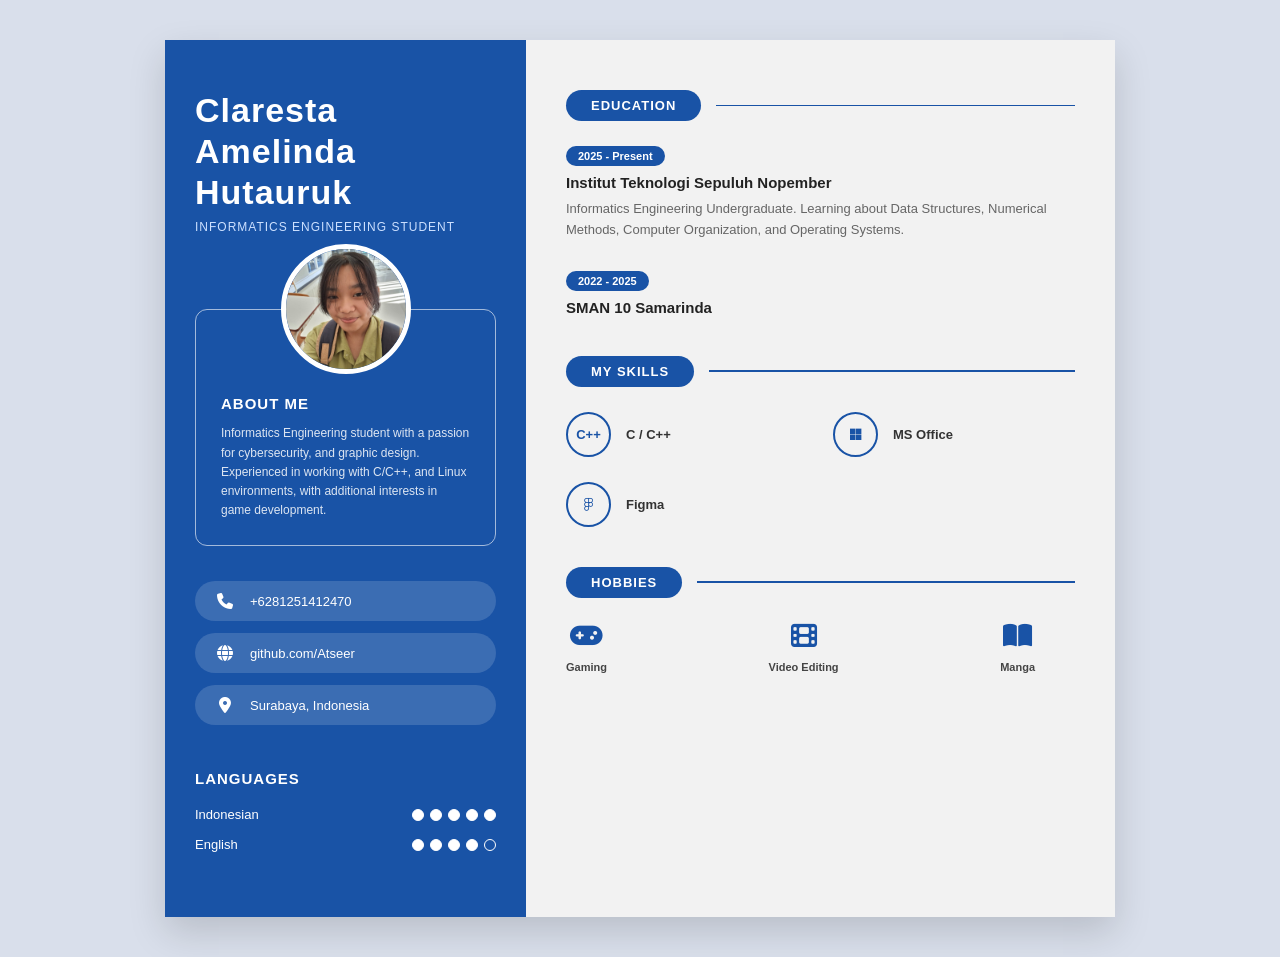
<file: index.html>
<!DOCTYPE html>
<html lang="id">
<head>
    <meta charset="UTF-8">
    <meta name="viewport" content="width=device-width, initial-scale=1.0">
    <title>Curriculum Vitae - Claresta</title>
    <link rel="stylesheet" href="style.css">
    <link rel="stylesheet" href="https://cdnjs.cloudflare.com/ajax/libs/font-awesome/6.4.0/css/all.min.css">
</head>
<body>
    <div class="resume-wrapper">
        <div class="left-panel">
            <div class="header-name">
                <h1><span>Claresta<br>Amelinda Hutauruk</span></h1>
                <h2>INFORMATICS ENGINEERING STUDENT</h2>
            </div>

            <div class="profile-section">
                <div class="profile-img-container">
                    <img src="gambar1.jpeg" alt="Profile Picture">
                </div>
                <div class="about-box">
                    <h3>ABOUT ME</h3>
                    <p>Informatics Engineering student with a passion for cybersecurity, and graphic design. Experienced in working with C/C++, and Linux environments, with additional interests in game development.</p>
                </div>
            </div>

            <div class="contact-info">
                <div class="contact-item"><i class="fas fa-phone"></i> <span>+6281251412470</span></div>
                <div class="contact-item"><i class="fas fa-globe"></i> <span>github.com/Atseer</span></div>
                <div class="contact-item"><i class="fas fa-map-marker-alt"></i> <span>Surabaya, Indonesia</span></div>
            </div>

            <div class="languages">
                <h3>LANGUAGES</h3>
                <div class="lang-item">
                    <span>Indonesian</span>
                    <div class="dots">
                        <span class="dot filled"></span><span class="dot filled"></span><span class="dot filled"></span><span class="dot filled"></span><span class="dot filled"></span>
                    </div>
                </div>
                <div class="lang-item">
                    <span>English</span>
                    <div class="dots">
                        <span class="dot filled"></span><span class="dot filled"></span><span class="dot filled"></span><span class="dot filled"></span><span class="dot"></span>
                    </div>
                </div>
            </div>
        </div>

        <div class="right-panel">
            <div class="section">
                <div class="section-title"><span>EDUCATION</span></div>
                <div class="timeline">
                    <div class="timeline-item">
                        <div class="time-badge">2025 - Present</div>
                        <h4>Institut Teknologi Sepuluh Nopember</h4>
                        <p>Informatics Engineering Undergraduate. Learning about Data Structures, Numerical Methods, Computer Organization, and Operating Systems.</p>
                    </div>
                    <div class="timeline-item">
                        <div class="time-badge">2022 - 2025</div>
                        <h4>SMAN 10 Samarinda</h4>
                    </div>
                </div>
            </div>

            <div class="section">
                <div class="section-title"><span>MY SKILLS</span></div>
                <div class="skills-grid">
                    <div class="skill-item"><div class="skill-icon">C++</div> <span>C / C++</span></div>
                    <div class="skill-item"><div class="skill-icon"><i class="fab fa-microsoft"></i></div> <span>MS Office</span></div>
                    <div class="skill-item"><div class="skill-icon"><i class="fab fa-figma"></i></div> <span>Figma</span></div>
                </div>
            </div>

            <div class="section">
                <div class="section-title"><span>HOBBIES</span></div>
                <div class="hobbies-grid">
                    <div class="hobby-item"><i class="fas fa-gamepad"></i><span>Gaming</span></div>
                    <div class="hobby-item"><i class="fas fa-film"></i><span>Video Editing</span></div>
                    <div class="hobby-item"><i class="fas fa-book-open"></i><span>Manga</span></div>
                </div>
            </div>
        </div>
    </div>
</body>
</html>
</file>
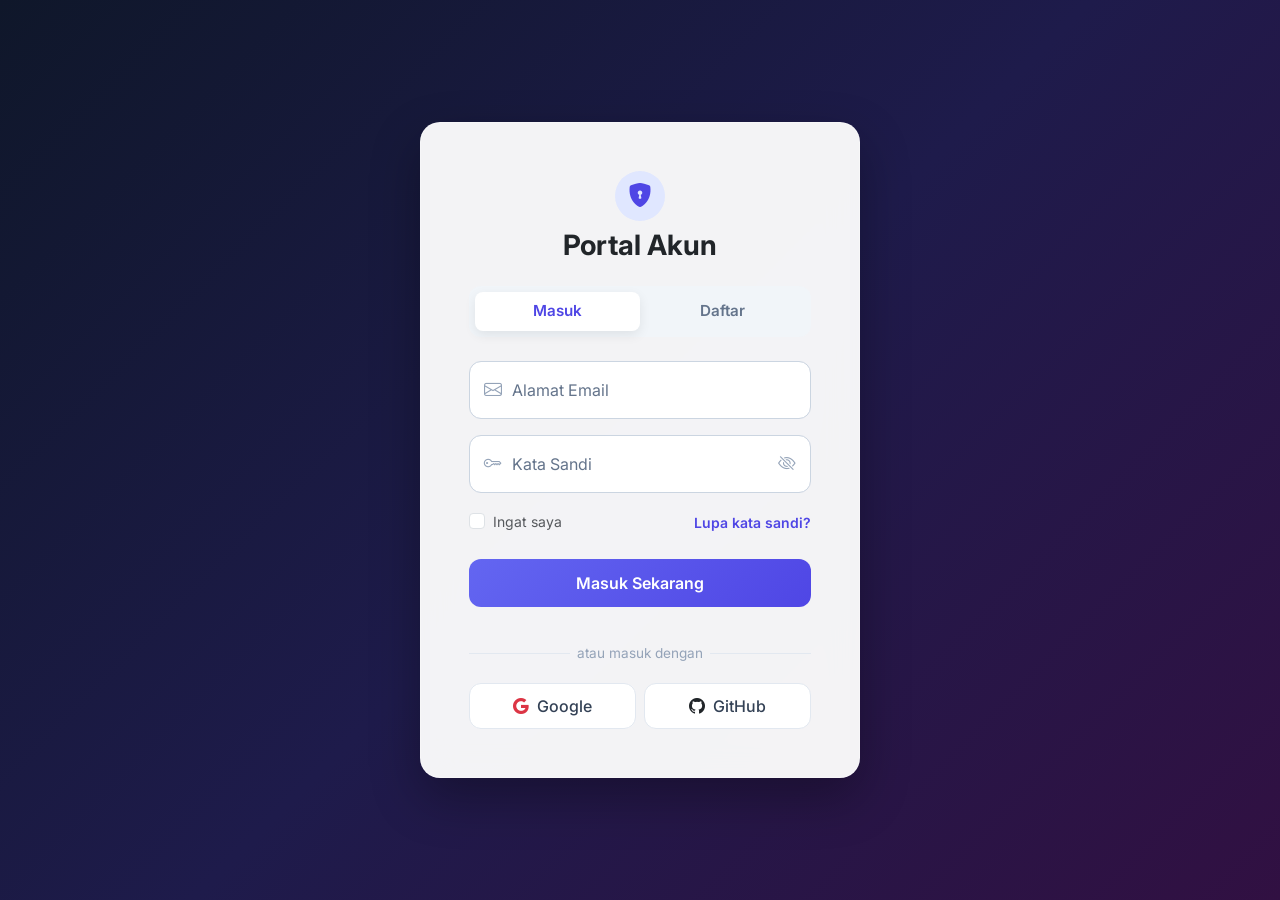
<file: bootstrap/index.html>
<!DOCTYPE html>
<html lang="id">
<head>
  <meta charset="UTF-8">
  <meta name="viewport" content="width=device-width, initial-scale=1.0">
  <title>Portal Akun Modern</title>
  
  <!-- Library Eksternal (Bootstrap CSS & Icons) -->
  <link href="https://cdn.jsdelivr.net/npm/bootstrap@5.3.3/dist/css/bootstrap.min.css" rel="stylesheet">
  <link href="https://cdn.jsdelivr.net/npm/bootstrap-icons@1.11.3/font/bootstrap-icons.min.css" rel="stylesheet">
  <!-- Google Fonts: Inter -->
  <link href="https://fonts.googleapis.com/css2?family=Inter:wght@400;500;600;700&display=swap" rel="stylesheet">

  <!-- File CSS Kustom -->
  <link rel="stylesheet" href="style.css">
</head>
<body>

  <div class="container d-flex justify-content-center align-items-center">
    <div class="card auth-card p-4 p-sm-5">
      
      <!-- Logo & Header -->
      <div class="text-center mb-4">
        <div class="brand-icon mb-2">
          <i class="bi bi-shield-lock-fill"></i>
        </div>
        <h3 class="fw-bold text-dark m-0">Portal Akun</h3>
      </div>

      <!-- Tab Switcher Navigasi -->
      <ul class="nav nav-pills nav-justified mb-4" id="pills-tab" role="tablist">
        <li class="nav-item" role="presentation">
          <button class="nav-link active" id="pills-login-tab" data-bs-toggle="pill" data-bs-target="#pills-login" type="button" role="tab">Masuk</button>
        </li>
        <li class="nav-item" role="presentation">
          <button class="nav-link" id="pills-register-tab" data-bs-toggle="pill" data-bs-target="#pills-register" type="button" role="tab">Daftar</button>
        </li>
      </ul>

      <!-- Konten Tab -->
      <div class="tab-content" id="pills-tabContent">
        
        <!-- TAB LOGIN -->
        <div class="tab-pane fade show active" id="pills-login" role="tabpanel">
          <form id="loginForm" action="dashboard.html" method="GET">
            <!-- Email -->
            <div class="form-floating mb-3 position-relative">
              <i class="bi bi-envelope input-icon"></i>
              <input type="email" class="form-control" id="loginEmail" placeholder="nama@email.com" required>
              <label for="loginEmail">Alamat Email</label>
            </div>

            <!-- Password -->
            <div class="form-floating mb-3 position-relative">
              <i class="bi bi-key input-icon"></i>
              <input type="password" class="form-control" id="loginPassword" placeholder="Kata Sandi" required>
              <label for="loginPassword">Kata Sandi</label>
              <i class="bi bi-eye-slash toggle-password" data-target="loginPassword"></i>
            </div>

            <div class="d-flex justify-content-between align-items-center mb-4">
              <div class="form-check">
                <input class="form-check-input" type="checkbox" id="rememberMe">
                <label class="form-check-label text-muted small" for="rememberMe">Ingat saya</label>
              </div>
              <a href="#" class="text-decoration-none small fw-semibold link-purple">Lupa kata sandi?</a>
            </div>

            <button type="submit" class="btn btn-gradient w-100 mb-3">Masuk Sekarang</button>
          </form>

          <div class="divider">atau masuk dengan</div>

          <!-- Tombol Login Sosial Media -->
          <div class="row g-2">
            <div class="col-6">
              <button type="button" class="btn btn-social w-100 d-flex align-items-center justify-content-center gap-2">
                <i class="bi bi-google text-danger"></i> Google
              </button>
            </div>
            <div class="col-6">
              <button type="button" class="btn btn-social w-100 d-flex align-items-center justify-content-center gap-2">
                <i class="bi bi-github text-dark"></i> GitHub
              </button>
            </div>
          </div>
        </div>

        <!-- TAB REGISTER -->
        <div class="tab-pane fade" id="pills-register" role="tabpanel">
          <form id="registerForm" action="dashboard.html" method="GET">
            <!-- Nama Lengkap -->
            <div class="form-floating mb-3 position-relative">
              <i class="bi bi-person input-icon"></i>
              <input type="text" class="form-control" id="registerName" placeholder="Nama Lengkap" required>
              <label for="registerName">Nama Lengkap</label>
            </div>

            <!-- Email -->
            <div class="form-floating mb-3 position-relative">
              <i class="bi bi-envelope input-icon"></i>
              <input type="email" class="form-control" id="registerEmail" placeholder="nama@email.com" required>
              <label for="registerEmail">Alamat Email</label>
            </div>

            <!-- Password -->
            <div class="form-floating mb-3 position-relative">
              <i class="bi bi-key input-icon"></i>
              <input type="password" class="form-control" id="registerPassword" placeholder="Kata Sandi" required>
              <label for="registerPassword">Kata Sandi</label>
              <i class="bi bi-eye-slash toggle-password" data-target="registerPassword"></i>
            </div>

            <!-- Konfirmasi Password -->
            <div class="form-floating mb-3 position-relative">
              <i class="bi bi-check2-circle input-icon"></i>
              <input type="password" class="form-control" id="confirmPassword" placeholder="Konfirmasi Kata Sandi" required>
              <label for="confirmPassword">Konfirmasi Kata Sandi</label>
            </div>

            <div class="form-check mb-4">
              <input class="form-check-input" type="checkbox" id="termsCheck" required>
              <label class="form-check-label text-muted small" for="termsCheck">
                Saya setuju dengan <a href="#" class="text-decoration-none fw-semibold link-purple">Syarat & Ketentuan</a>
              </label>
            </div>

            <button type="submit" class="btn btn-gradient w-100">Buat Akun Baru</button>
          </form>
        </div>

      </div>
    </div>
  </div>

  <!-- Library JS Bootstrap -->
  <script src="https://cdn.jsdelivr.net/npm/bootstrap@5.3.3/dist/js/bootstrap.bundle.min.js"></script>
  <!-- File JS Kustom -->
  <script src="script.js"></script>
</body>
</html>
</file>
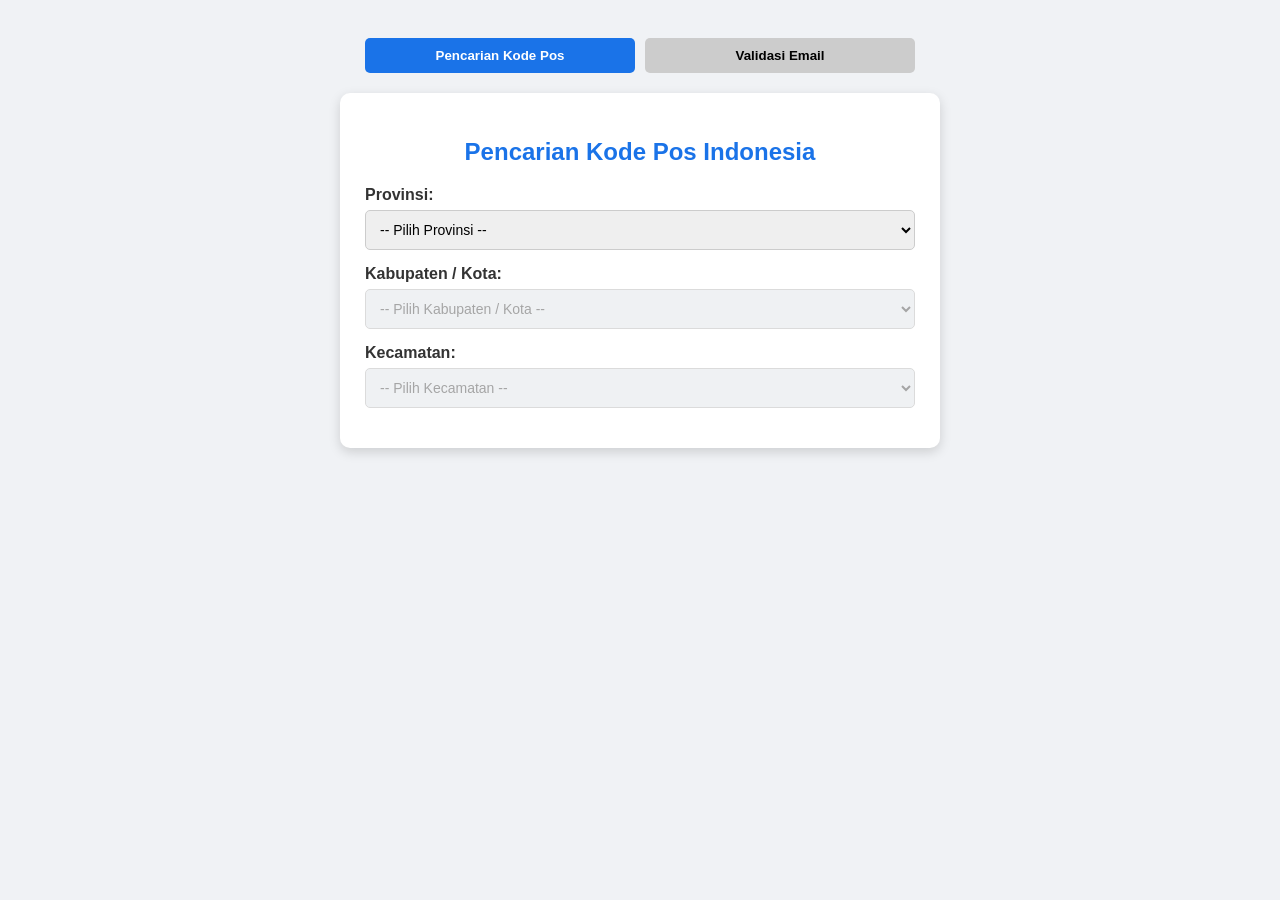
<file: Latihan-js/index.html>
<!DOCTYPE html>
<html lang="id">
<head>
    <meta charset="UTF-8">
    <meta name="viewport" content="width=device-width, initial-scale=1.0">
    <title>Aplikasi Web Multi-Halaman</title> 
    <link rel="stylesheet" href="style.css">
</head>
<body> 
    <div class="nav-tabs">
        <button class="tab-btn active" onclick="switchTab('kodePosTab')">Pencarian Kode Pos</button>
        <button class="tab-btn" onclick="switchTab('emailTab')">Validasi Email</button>
    </div>
 
    <div id="kodePosTab" class="tab-content active">
        <div class="card">
            <h2>Pencarian Kode Pos Indonesia</h2>
            
            <div class="form-group">
                <label for="provinsi">Provinsi:</label>
                <select id="provinsi">
                    <option value="">-- Pilih Provinsi --</option>
                </select>
            </div>

            <div class="form-group">
                <label for="kabupaten">Kabupaten / Kota:</label>
                <select id="kabupaten" disabled>
                    <option value="">-- Pilih Kabupaten / Kota --</option>
                </select>
            </div>

            <div class="form-group">
                <label for="kecamatan">Kecamatan:</label>
                <select id="kecamatan" disabled>
                    <option value="">-- Pilih Kecamatan --</option>
                </select>
            </div>

            <div id="resultBox" class="info-box" style="display: none;">
                <h4>Informasi Daerah & Kode Pos</h4>
                <p><strong>Provinsi:</strong> <span id="outProvinsi">-</span></p>
                <p><strong>Kabupaten/Kota:</strong> <span id="outKabupaten">-</span></p>
                <p><strong>Kecamatan:</strong> <span id="outKecamatan">-</span></p>
                <p><strong>Kode Pos:</strong> <span id="outKodePos">-</span></p>
            </div>
        </div>
    </div>
 
    <div id="emailTab" class="tab-content" style="display: none;">
        <div class="card">
            <h2>Email Validation Form</h2>
            <div class="form-group">
                <label for="emailInput">Enter your email:</label>
                <input type="email" id="emailInput" placeholder="example@domain.com">
            </div>
            <button id="submitEmail" class="btn-submit">Submit</button>
            <p id="emailResult" style="margin-top: 15px; font-weight: bold;"></p>
        </div>
    </div>
 
    <script src="script.js"></script>
</body>
</html>
</file>
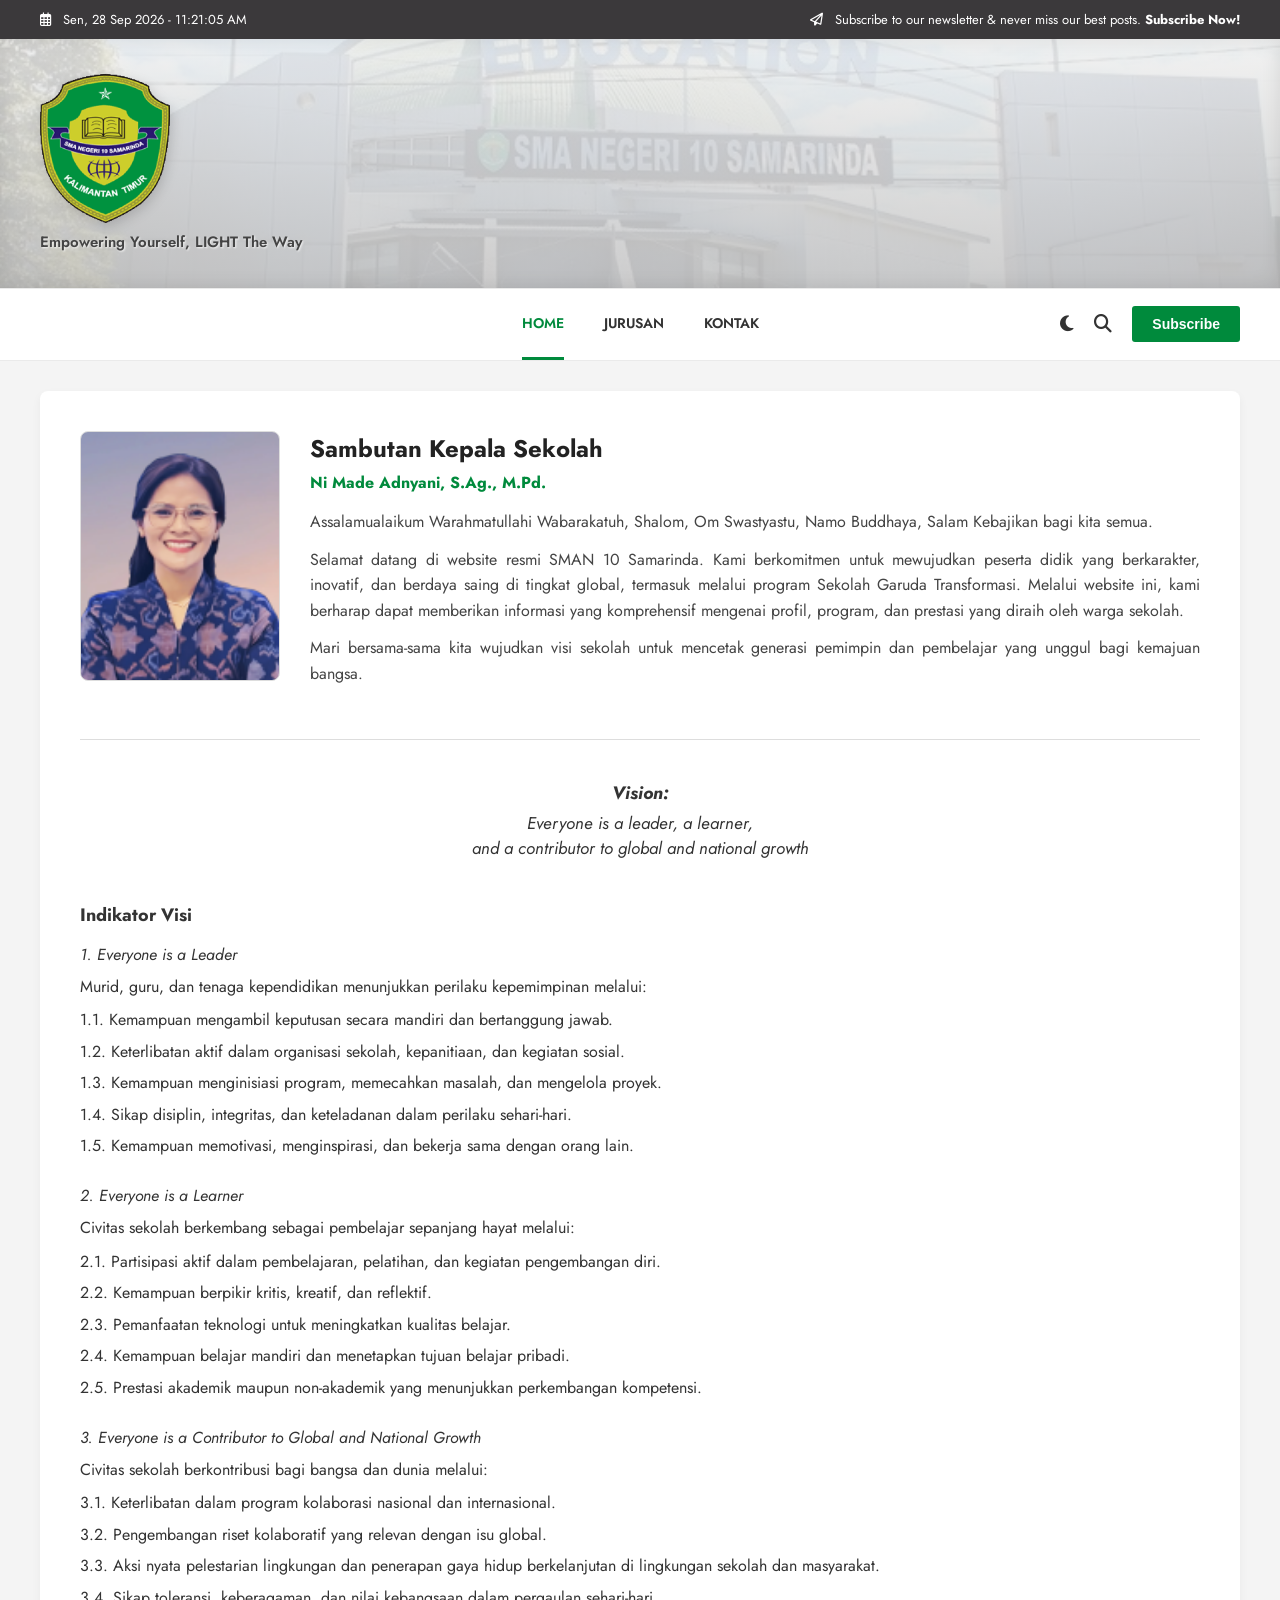
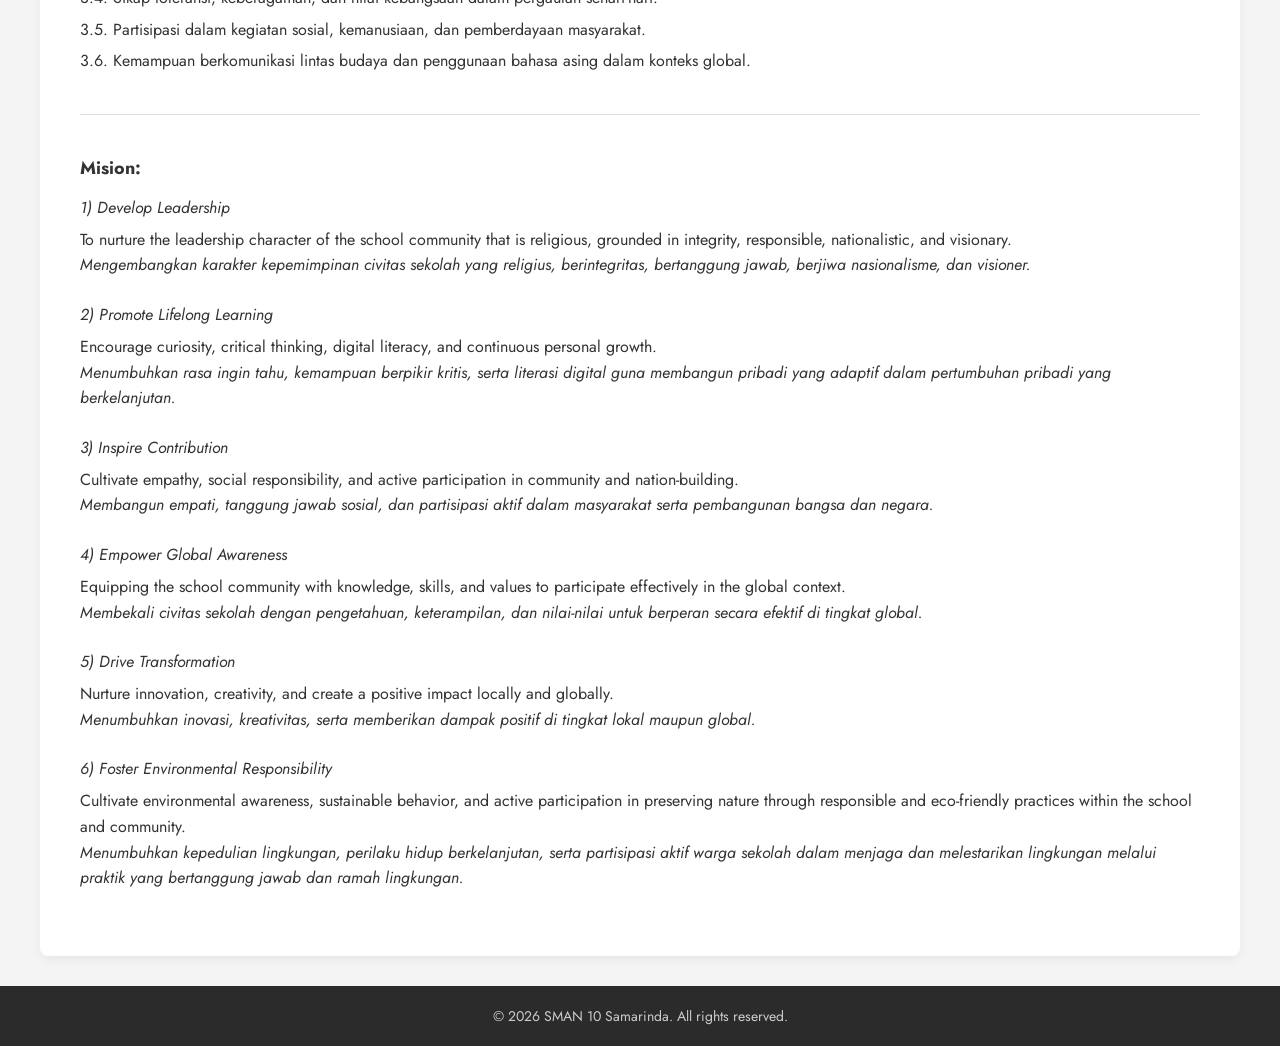
<file: PortoSekolah/index.html>
<!DOCTYPE html>
<html lang="id">
<head>
    <meta charset="UTF-8">
    <title>Beranda - SMAN 10 Samarinda</title>
    <link rel="stylesheet" href="style.css">
    <link rel="stylesheet" href="https://cdnjs.cloudflare.com/ajax/libs/font-awesome/6.4.0/css/all.min.css">
</head>
<body>

    <div class="top-bar">
        <div class="container top-bar-content">
            <div class="top-left">
                <i class="far fa-calendar-alt"></i> Sen, 28 Sep 2026 - 11:21:05 AM
            </div>
            <div class="top-right">
                <i class="far fa-paper-plane"></i> Subscribe to our newsletter & never miss our best posts. 
                <span class="subscribe-text">Subscribe Now!</span>
            </div>
        </div>
    </div>

    <header class="header-middle">
        <div class="container">
            <div class="logo-area">
                <img src="img/logo.png" alt="Logo SMAN 10 Samarinda" class="logo">
                <p class="tagline">Empowering Yourself, LIGHT The Way</p>
            </div>
        </div>
    </header>

    <nav class="main-nav">
        <div class="container nav-content">
            <ul class="nav-links">
                <li><a href="index.html" class="active">Home</a></li>
                <li><a href="jurusan.html">Jurusan</a></li>
                <li><a href="kontak.html">Kontak</a></li>
            </ul>
            <div class="nav-actions">
                <i class="fas fa-moon"></i>
                <i class="fas fa-search"></i>
                <button class="btn-subscribe">Subscribe</button>
            </div>
        </div>
    </nav>

    <section class="container main-content">
        
        <!-- BAGIAN SAMBUTAN KEPALA SEKOLAH -->
        <div class="kepsek-section">
            <div class="kepsek-photo">
                <span>[Tempat Foto Kepala Sekolah]</span>
                <!-- Nanti ganti 'kepsek.jpg' dengan nama file foto asli kalau ada -->
                <img src="img/kepsek.png" alt="Foto Kepala Sekolah" onerror="this.style.display='none'">
            </div>
            <div class="kepsek-content">
                <h2>Sambutan Kepala Sekolah</h2>
                <h4>Ni Made Adnyani, S.Ag., M.Pd.</h4>
                <p>Assalamualaikum Warahmatullahi Wabarakatuh, Shalom, Om Swastyastu, Namo Buddhaya, Salam Kebajikan bagi kita semua.</p>
                <p>Selamat datang di website resmi SMAN 10 Samarinda. Kami berkomitmen untuk mewujudkan peserta didik yang berkarakter, inovatif, dan berdaya saing di tingkat global, termasuk melalui program Sekolah Garuda Transformasi. Melalui website ini, kami berharap dapat memberikan informasi yang komprehensif mengenai profil, program, dan prestasi yang diraih oleh warga sekolah.</p>
                <p>Mari bersama-sama kita wujudkan visi sekolah untuk mencetak generasi pemimpin dan pembelajar yang unggul bagi kemajuan bangsa.</p>
            </div>
        </div>

        <hr style="border: 0; border-top: 1px solid #ddd; margin: 40px 0;">

        <!-- BAGIAN VISI -->
        <div class="vision-container">
            <div class="vision-title">Vision:</div>
            <div class="vision-text">
                Everyone is a leader, a learner,<br>
                and a contributor to global and national growth
            </div>
        </div>
        
        <div class="indicator-section">
            <h3>Indikator Visi</h3>
            
            <div class="indicator-item">
                <h4>1. Everyone is a Leader</h4>
                <p>Murid, guru, dan tenaga kependidikan menunjukkan perilaku kepemimpinan melalui:</p>
                <ul>
                    <li>1.1. Kemampuan mengambil keputusan secara mandiri dan bertanggung jawab.</li>
                    <li>1.2. Keterlibatan aktif dalam organisasi sekolah, kepanitiaan, dan kegiatan sosial.</li>
                    <li>1.3. Kemampuan menginisiasi program, memecahkan masalah, dan mengelola proyek.</li>
                    <li>1.4. Sikap disiplin, integritas, dan keteladanan dalam perilaku sehari-hari.</li>
                    <li>1.5. Kemampuan memotivasi, menginspirasi, dan bekerja sama dengan orang lain.</li>
                </ul>
            </div>

            <div class="indicator-item">
                <h4>2. Everyone is a Learner</h4>
                <p>Civitas sekolah berkembang sebagai pembelajar sepanjang hayat melalui:</p>
                <ul>
                    <li>2.1. Partisipasi aktif dalam pembelajaran, pelatihan, dan kegiatan pengembangan diri.</li>
                    <li>2.2. Kemampuan berpikir kritis, kreatif, dan reflektif.</li>
                    <li>2.3. Pemanfaatan teknologi untuk meningkatkan kualitas belajar.</li>
                    <li>2.4. Kemampuan belajar mandiri dan menetapkan tujuan belajar pribadi.</li>
                    <li>2.5. Prestasi akademik maupun non-akademik yang menunjukkan perkembangan kompetensi.</li>
                </ul>
            </div>

            <div class="indicator-item">
                <h4>3. Everyone is a Contributor to Global and National Growth</h4>
                <p>Civitas sekolah berkontribusi bagi bangsa dan dunia melalui:</p>
                <ul>
                    <li>3.1. Keterlibatan dalam program kolaborasi nasional dan internasional.</li>
                    <li>3.2. Pengembangan riset kolaboratif yang relevan dengan isu global.</li>
                    <li>3.3. Aksi nyata pelestarian lingkungan dan penerapan gaya hidup berkelanjutan di lingkungan sekolah dan masyarakat.</li>
                    <li>3.4. Sikap toleransi, keberagaman, dan nilai kebangsaan dalam pergaulan sehari-hari.</li>
                    <li>3.5. Partisipasi dalam kegiatan sosial, kemanusiaan, dan pemberdayaan masyarakat.</li>
                    <li>3.6. Kemampuan berkomunikasi lintas budaya dan penggunaan bahasa asing dalam konteks global.</li>
                </ul>
            </div>
        </div>

        <hr style="border: 0; border-top: 1px solid #ddd; margin: 40px 0;">

        <!-- BAGIAN MISI -->
        <div class="indicator-section">
            <h3>Mision:</h3>
            
            <div class="indicator-item">
                <h4>1) Develop Leadership</h4>
                <p>To nurture the leadership character of the school community that is religious, grounded in integrity, responsible, nationalistic, and visionary.<br>
                <em>Mengembangkan karakter kepemimpinan civitas sekolah yang religius, berintegritas, bertanggung jawab, berjiwa nasionalisme, dan visioner.</em></p>
            </div>
            
            <div class="indicator-item">
                <h4>2) Promote Lifelong Learning</h4>
                <p>Encourage curiosity, critical thinking, digital literacy, and continuous personal growth.<br>
                <em>Menumbuhkan rasa ingin tahu, kemampuan berpikir kritis, serta literasi digital guna membangun pribadi yang adaptif dalam pertumbuhan pribadi yang berkelanjutan.</em></p>
            </div>

            <div class="indicator-item">
                <h4>3) Inspire Contribution</h4>
                <p>Cultivate empathy, social responsibility, and active participation in community and nation-building.<br>
                <em>Membangun empati, tanggung jawab sosial, dan partisipasi aktif dalam masyarakat serta pembangunan bangsa dan negara.</em></p>
            </div>

            <div class="indicator-item">
                <h4>4) Empower Global Awareness</h4>
                <p>Equipping the school community with knowledge, skills, and values to participate effectively in the global context.<br>
                <em>Membekali civitas sekolah dengan pengetahuan, keterampilan, dan nilai-nilai untuk berperan secara efektif di tingkat global.</em></p>
            </div>

            <div class="indicator-item">
                <h4>5) Drive Transformation</h4>
                <p>Nurture innovation, creativity, and create a positive impact locally and globally.<br>
                <em>Menumbuhkan inovasi, kreativitas, serta memberikan dampak positif di tingkat lokal maupun global.</em></p>
            </div>

            <div class="indicator-item">
                <h4>6) Foster Environmental Responsibility</h4>
                <p>Cultivate environmental awareness, sustainable behavior, and active participation in preserving nature through responsible and eco-friendly practices within the school and community.<br>
                <em>Menumbuhkan kepedulian lingkungan, perilaku hidup berkelanjutan, serta partisipasi aktif warga sekolah dalam menjaga dan melestarikan lingkungan melalui praktik yang bertanggung jawab dan ramah lingkungan.</em></p>
            </div>
        </div>

    </section>

    <footer>
        <p>&copy; 2026 SMAN 10 Samarinda. All rights reserved.</p>
    </footer>

</body>
</html>
</file>
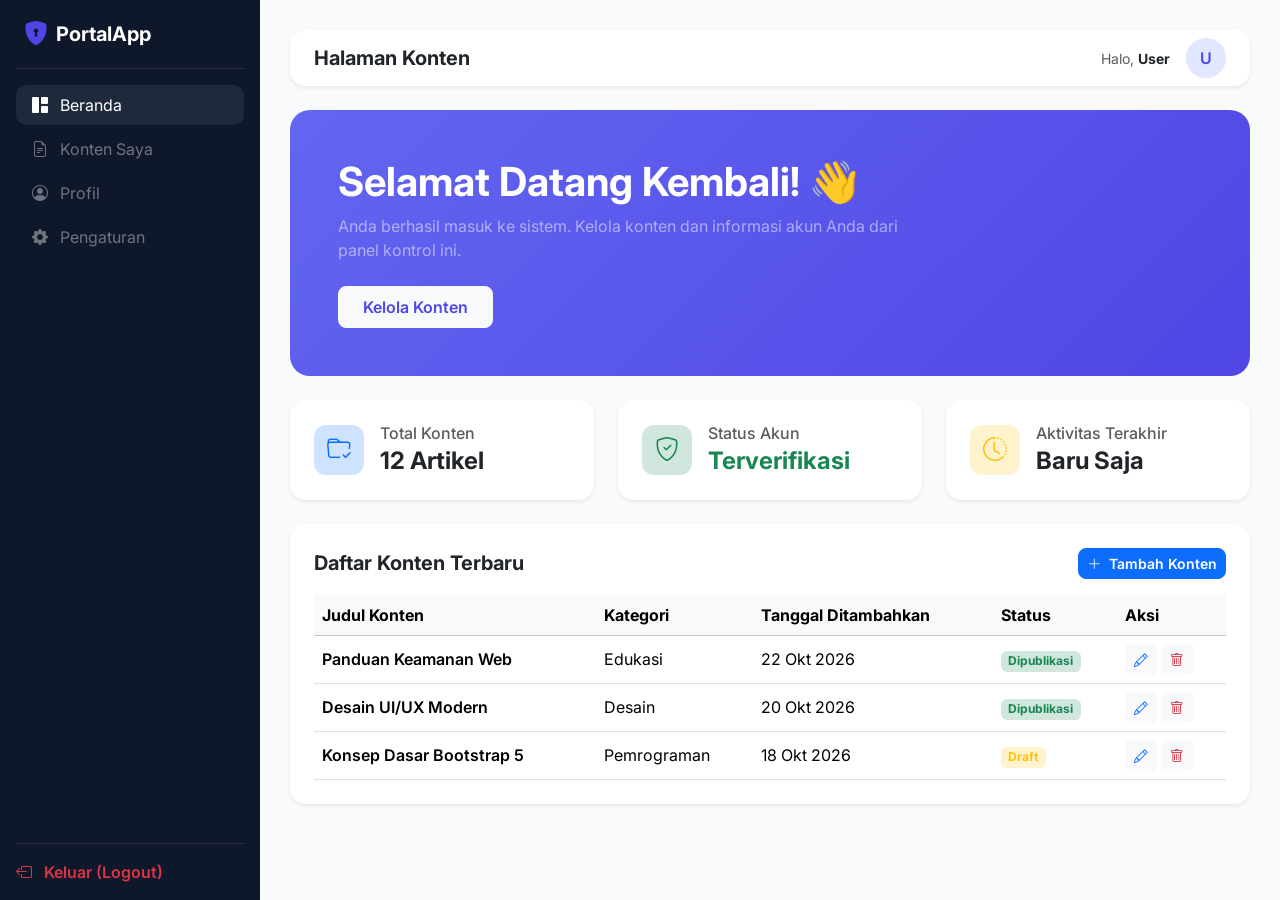
<file: bootstrap/dashboard.html>
<!DOCTYPE html>
<html lang="id">
<head>
  <meta charset="UTF-8">
  <meta name="viewport" content="width=device-width, initial-scale=1.0">
  <title>Dashboard Konten - Portal Akun</title>
  
  <link href="https://cdn.jsdelivr.net/npm/bootstrap@5.3.3/dist/css/bootstrap.min.css" rel="stylesheet">
  <link href="https://cdn.jsdelivr.net/npm/bootstrap-icons@1.11.3/font/bootstrap-icons.min.css" rel="stylesheet">
  <link href="https://fonts.googleapis.com/css2?family=Inter:wght@400;500;600;700&display=swap" rel="stylesheet">
   
  <link rel="stylesheet" href="dashboard.css">
</head>
<body>
 
  <div class="sidebar d-flex flex-column flex-shrink-0 p-3">
    <a href="#" class="d-flex align-items-center mb-3 mb-md-0 me-md-auto text-white text-decoration-none px-2">
      <i class="bi bi-shield-lock-fill fs-4 me-2 text-indigo"></i>
      <span class="fs-5 fw-bold">PortalApp</span>
    </a>
    <hr class="text-secondary">
    <ul class="nav nav-pills flex-column mb-auto">
      <li class="nav-item mb-1">
        <a href="#" class="nav-link active text-white">
          <i class="bi bi-grid-1x2-fill me-2"></i> Beranda
        </a>
      </li>
      <li class="nav-item mb-1">
        <a href="#" class="nav-link text-secondary">
          <i class="bi bi-file-earmark-text me-2"></i> Konten Saya
        </a>
      </li>
      <li class="nav-item mb-1">
        <a href="#" class="nav-link text-secondary">
          <i class="bi bi-person-circle me-2"></i> Profil
        </a>
      </li>
      <li class="nav-item mb-1">
        <a href="#" class="nav-link text-secondary">
          <i class="bi bi-gear-fill me-2"></i> Pengaturan
        </a>
      </li>
    </ul>
    <hr class="text-secondary">
    <div>
      <a href="index.html" class="nav-link text-danger fw-semibold">
        <i class="bi bi-box-arrow-left me-2"></i> Keluar (Logout)
      </a>
    </div>
  </div> 
  <div class="main-content">
     
    <nav class="navbar navbar-expand-lg navbar-light bg-white rounded-4 shadow-sm px-4 mb-4">
      <div class="container-fluid px-0">
        <span class="navbar-brand fw-bold text-dark m-0">Halaman Konten</span>
        <div class="d-flex align-items-center gap-3">
          <span class="text-muted small">Halo, <strong class="text-dark">User</strong></span>
          <div class="avatar-circle">U</div>
        </div>
      </div>
    </nav>
 
    <div class="card banner-card border-0 text-white p-4 p-md-5 mb-4">
      <div class="row">
        <div class="col-md-8">
          <h1 class="fw-bold mb-2">Selamat Datang Kembali! 👋</h1>
          <p class="text-white-50 mb-4">Anda berhasil masuk ke sistem. Kelola konten dan informasi akun Anda dari panel kontrol ini.</p>
          <button class="btn btn-light text-indigo fw-semibold px-4 py-2 rounded-3">Kelola Konten</button>
        </div>
      </div>
    </div>
 
    <div class="row g-4 mb-4">
      <div class="col-md-4">
        <div class="card stat-card border-0 p-4 shadow-sm">
          <div class="d-flex align-items-center gap-3">
            <div class="stat-icon bg-primary-subtle text-primary">
              <i class="bi bi-folder-check"></i>
            </div>
            <div>
              <h6 class="text-muted mb-1 font-sm">Total Konten</h6>
              <h4 class="fw-bold mb-0 text-dark">12 Artikel</h4>
            </div>
          </div>
        </div>
      </div>
      <div class="col-md-4">
        <div class="card stat-card border-0 p-4 shadow-sm">
          <div class="d-flex align-items-center gap-3">
            <div class="stat-icon bg-success-subtle text-success">
              <i class="bi bi-shield-check"></i>
            </div>
            <div>
              <h6 class="text-muted mb-1 font-sm">Status Akun</h6>
              <h4 class="fw-bold mb-0 text-success">Terverifikasi</h4>
            </div>
          </div>
        </div>
      </div>
      <div class="col-md-4">
        <div class="card stat-card border-0 p-4 shadow-sm">
          <div class="d-flex align-items-center gap-3">
            <div class="stat-icon bg-warning-subtle text-warning">
              <i class="bi bi-clock-history"></i>
            </div>
            <div>
              <h6 class="text-muted mb-1 font-sm">Aktivitas Terakhir</h6>
              <h4 class="fw-bold mb-0 text-dark">Baru Saja</h4>
            </div>
          </div>
        </div>
      </div>
    </div>
 
    <div class="card border-0 shadow-sm rounded-4 p-4">
      <div class="d-flex justify-content-between align-items-center mb-3">
        <h5 class="fw-bold mb-0">Daftar Konten Terbaru</h5>
        <button class="btn btn-primary btn-sm rounded-3 fw-semibold"><i class="bi bi-plus-lg me-1"></i> Tambah Konten</button>
      </div>
      <div class="table-responsive">
        <table class="table table-hover align-middle mb-0">
          <thead class="table-light">
            <tr>
              <th>Judul Konten</th>
              <th>Kategori</th>
              <th>Tanggal Ditambahkan</th>
              <th>Status</th>
              <th>Aksi</th>
            </tr>
          </thead>
          <tbody>
            <tr>
              <td><span class="fw-semibold">Panduan Keamanan Web</span></td>
              <td>Edukasi</td>
              <td>22 Okt 2026</td>
              <td><span class="badge bg-success-subtle text-success">Dipublikasi</span></td>
              <td>
                <button class="btn btn-sm btn-light text-primary"><i class="bi bi-pencil"></i></button>
                <button class="btn btn-sm btn-light text-danger"><i class="bi bi-trash"></i></button>
              </td>
            </tr>
            <tr>
              <td><span class="fw-semibold">Desain UI/UX Modern</span></td>
              <td>Desain</td>
              <td>20 Okt 2026</td>
              <td><span class="badge bg-success-subtle text-success">Dipublikasi</span></td>
              <td>
                <button class="btn btn-sm btn-light text-primary"><i class="bi bi-pencil"></i></button>
                <button class="btn btn-sm btn-light text-danger"><i class="bi bi-trash"></i></button>
              </td>
            </tr>
            <tr>
              <td><span class="fw-semibold">Konsep Dasar Bootstrap 5</span></td>
              <td>Pemrograman</td>
              <td>18 Okt 2026</td>
              <td><span class="badge bg-warning-subtle text-warning">Draft</span></td>
              <td>
                <button class="btn btn-sm btn-light text-primary"><i class="bi bi-pencil"></i></button>
                <button class="btn btn-sm btn-light text-danger"><i class="bi bi-trash"></i></button>
              </td>
            </tr>
          </tbody>
        </table>
      </div>
    </div>

  </div>

  <script src="https://cdn.jsdelivr.net/npm/bootstrap@5.3.3/dist/js/bootstrap.bundle.min.js"></script>
</body>
</html>
</file>
<file: style.css>
* {
    box-sizing: border-box;
    margin: 0;
    padding: 0;
    font-family: 'Segoe UI', Tahoma, Geneva, Verdana, sans-serif;
}

body {
    background-color: #d9dfeb;
    display: flex;
    justify-content: center;
    padding: 40px;
}

.resume-wrapper {
    display: flex;
    width: 950px;
    background: #f7f7f7;
    box-shadow: 0 15px 35px rgba(0,0,0,0.15);
}

/* Kolom Kiri */
.left-panel {
    width: 38%;
    background-color: #1953a6;  
    color: white;
    padding: 50px 30px;
    position: relative;
}

.header-name h1 {
    font-weight: 300;
    font-size: 34px;
    line-height: 1.2;
    letter-spacing: 1px;
}

.header-name h1 span {
    font-weight: 700;
}

.header-name h2 {
    font-size: 12px;
    font-weight: 400;
    margin-top: 8px;
    letter-spacing: 1px;
    color: #cce0ff;  
}
 
.profile-section {
    margin-top: 75px; 
    position: relative;
}

.profile-img-container {
    width: 130px;
    height: 130px;
    border-radius: 50%;
    overflow: hidden;
    border: 5px solid white;
    position: absolute;
    top: -65px;  
    left: 50%;
    transform: translateX(-50%);
    z-index: 2;
    background-color: white;
}

.profile-img-container img {
    width: 100%;
    height: 100%;
    object-fit: cover;
}

.about-box {
    border: 1px solid rgba(255, 255, 255, 0.6);
    border-radius: 12px;
    padding: 85px 25px 25px; 
    margin-top: 0;
    text-align: left;
}

.about-box h3 {
    font-size: 15px;
    margin-bottom: 12px;
    letter-spacing: 1px;
}

.about-box p {
    font-size: 12px;
    line-height: 1.6;
    color: rgba(255, 255, 255, 0.85);
}

.contact-info {
    margin-top: 35px;
}

.contact-item {
    background: rgba(255, 255, 255, 0.15);
    padding: 12px 20px;
    border-radius: 25px;
    margin-bottom: 12px;
    display: flex;
    align-items: center;
    font-size: 13px;
}

.contact-item i {
    margin-right: 15px;
    font-size: 16px;
    width: 20px;
    text-align: center;
}

.languages {
    margin-top: 45px;
}

.languages h3 {
    font-size: 15px;
    margin-bottom: 20px;
    letter-spacing: 1px;
}

.lang-item {
    display: flex;
    justify-content: space-between;
    align-items: center;
    margin-bottom: 15px;
    font-size: 13px;
}

.dots {
    display: flex;
    gap: 6px;
}

.dot {
    width: 12px;
    height: 12px;
    border-radius: 50%;
    border: 1px solid white;
}

.dot.filled {
    background-color: white;
}

/* Kolom Kanan */
.right-panel {
    width: 62%;
    padding: 50px 40px;
    background-color: #f2f2f2;
}

.section {
    margin-bottom: 40px;
}

.section-title {
    display: flex;
    align-items: center;
    margin-bottom: 25px;
}

.section-title span {
    background-color: #1953a6;  
    color: white;
    padding: 8px 25px;
    border-radius: 20px;
    font-weight: bold;
    font-size: 13px;
    letter-spacing: 1px;
}

.section-title::after {
    content: "";
    flex: 1;
    height: 1.5px;
    background-color: #1953a6;  
    margin-left: 15px;
}

.timeline-item {
    margin-bottom: 30px;
}
 
.time-badge {
    display: inline-block;
    background-color: #1953a6;
    color: white;
    padding: 4px 12px;
    border-radius: 15px;
    font-size: 11px;
    font-weight: bold;
    margin-bottom: 8px;
}

.timeline-item h4 {
    color: #222;
    font-size: 15px;
    margin-bottom: 8px;
}

.timeline-item p {
    color: #666;
    font-size: 13px;
    line-height: 1.6;
}

.skills-grid {
    display: grid;
    grid-template-columns: 1fr 1fr;
    gap: 25px;
}

.skill-item {
    display: flex;
    align-items: center;
}

.skill-icon {
    width: 45px;
    height: 45px;
    border-radius: 50%;
    border: 2px solid #1953a6;  
    color: #1953a6;  
    display: flex;
    justify-content: center;
    align-items: center;
    font-weight: 700;
    margin-right: 15px;
    font-size: 13px;
}

.skill-item span {
    font-size: 13px;
    color: #333;
    font-weight: 600;
}

.hobbies-grid {
    display: flex;
    justify-content: space-between;
    margin-top: 25px;
    padding-right: 40px;
}

.hobby-item {
    display: flex;
    flex-direction: column;
    align-items: center;
    color: #444;
}

.hobby-item i {
    font-size: 26px;
    margin-bottom: 12px;
    color: #1953a6;  
}

.hobby-item span {
    font-size: 11px;
    font-weight: 600;
}
</file>
<file: bootstrap/style.css>
* {
  font-family: 'Inter', sans-serif;
}

body {
  background: linear-gradient(135deg, #0f172a 0%, #1e1b4b 50%, #311042 100%);
  min-height: 100vh;
  display: flex;
  align-items: center;
  justify-content: center;
  padding: 20px 0;
}

.auth-card {
  max-width: 440px;
  width: 100%;
  background: rgba(255, 255, 255, 0.95);
  backdrop-filter: blur(16px);
  border-radius: 20px;
  box-shadow: 0 20px 50px rgba(0, 0, 0, 0.3);
  border: 1px solid rgba(255, 255, 255, 0.3);
  overflow: hidden;
}

.brand-icon {
  display: inline-flex;
  align-items: center;
  justify-content: center;
  width: 50px;
  height: 50px;
  border-radius: 50%;
  background-color: #e0e7ff;
  color: #4f46e5;
  font-size: 1.5rem;
}

.nav-pills {
  background-color: #f1f5f9;
  padding: 6px;
  border-radius: 12px;
}

.nav-pills .nav-link {
  color: #64748b;
  font-weight: 600;
  border-radius: 8px;
  transition: all 0.3s ease;
  font-size: 0.95rem;
}

.nav-pills .nav-link.active {
  background-color: #ffffff;
  color: #4f46e5;
  box-shadow: 0 4px 12px rgba(0, 0, 0, 0.08);
}

.form-floating > .form-control {
  border-radius: 12px;
  border: 1px solid #cbd5e1;
  padding-left: 42px;
  padding-right: 42px;
}

.form-floating > label {
  padding-left: 42px;
  color: #64748b;
}

.form-floating > .form-control:focus {
  border-color: #6366f1;
  box-shadow: 0 0 0 4px rgba(99, 102, 241, 0.15);
}

.input-icon {
  position: absolute;
  top: 50%;
  left: 15px;
  transform: translateY(-50%);
  z-index: 10;
  color: #94a3b8;
  font-size: 1.1rem;
}

.toggle-password {
  position: absolute;
  top: 50%;
  right: 15px;
  transform: translateY(-50%);
  z-index: 10;
  color: #94a3b8;
  font-size: 1.1rem;
  cursor: pointer;
  transition: color 0.2s ease;
}

.toggle-password:hover {
  color: #4f46e5;
}

.btn-gradient {
  background: linear-gradient(135deg, #6366f1 0%, #4f46e5 100%);
  border: none;
  color: white;
  border-radius: 12px;
  padding: 12px;
  font-weight: 600;
  transition: transform 0.2s ease, box-shadow 0.2s ease;
}

.btn-gradient:hover {
  transform: translateY(-2px);
  box-shadow: 0 8px 20px rgba(79, 70, 229, 0.35);
  color: white;
}

.btn-social {
  border: 1px solid #e2e8f0;
  border-radius: 12px;
  padding: 10px;
  font-weight: 500;
  color: #334155;
  background-color: #ffffff;
  transition: background-color 0.2s ease;
}

.btn-social:hover {
  background-color: #f8fafc;
  border-color: #cbd5e1;
}

.link-purple {
  color: #4f46e5;
}

.divider {
  display: flex;
  align-items: center;
  text-align: center;
  color: #94a3b8;
  font-size: 0.85rem;
  margin: 20px 0;
}

.divider::before, .divider::after {
  content: '';
  flex: 1;
  border-bottom: 1px solid #e2e8f0;
}

.divider::before { margin-right: .5em; }
.divider::after { margin-left: .5em; }
</file>
<file: Latihan-js/style.css>
body {
    font-family: Arial, sans-serif;
    background-color: #f0f2f5;
    padding: 30px;
}

/* Tombol Navigasi Tab */
.nav-tabs {
    max-width: 550px;
    margin: 0 auto 20px auto;
    display: flex;
    gap: 10px;
}

.tab-btn {
    flex: 1;
    padding: 10px;
    border: none;
    background-color: #ccc;
    cursor: pointer;
    font-weight: bold;
    border-radius: 5px;
    transition: 0.3s;
}

.tab-btn.active {
    background-color: #1a73e8;
    color: white;
}

/* Kartu Konten */
.card {
    max-width: 550px;
    background: #ffffff;
    padding: 25px;
    border-radius: 10px;
    box-shadow: 0 4px 12px rgba(0,0,0,0.15);
    margin: auto;
}

h2 {
    text-align: center;
    color: #1a73e8;
    margin-bottom: 20px;
}

.form-group {
    margin-bottom: 15px;
}

label {
    display: block;
    margin-bottom: 6px;
    font-weight: 600;
    color: #333;
}

select, input[type="email"] {
    width: 100%;
    padding: 10px;
    border: 1px solid #cccccc;
    border-radius: 5px;
    font-size: 14px;
    box-sizing: border-box;
}

select:disabled {
    background-color: #e9ecef;
    cursor: not-allowed;
}

.info-box {
    margin-top: 20px;
    padding: 15px;
    border-left: 5px solid #1a73e8;
    background-color: #e8f0fe;
    border-radius: 4px;
}

.btn-submit {
    width: 100%;
    padding: 10px;
    background-color: #28a745;
    color: white;
    border: none;
    border-radius: 5px;
    font-size: 16px;
    cursor: pointer;
}

.btn-submit:hover {
    background-color: #218838;
}
</file>
<file: PortoSekolah/style.css>
@import url('https://fonts.googleapis.com/css2?family=Jost:wght@400;500;600;700&display=swap');

* {
    box-sizing: border-box;
    margin: 0;
    padding: 0;
}

body {
    font-family: 'Jost', Arial, sans-serif;
    background-color: #f4f4f4;
    color: #333;
}

.container {
    width: 95%;
    max-width: 1200px;
    margin: 0 auto;
}
 
.top-bar { background-color: #3b393b; color: #ffffff; font-size: 13px; padding: 10px 0; }
.top-bar-content { display: flex; justify-content: space-between; align-items: center; }
.top-left i, .top-right i { margin-right: 8px; }
.subscribe-text { font-weight: bold; cursor: pointer; }
 
.header-middle {  
    background-color: #e0e0e0; 

    background-image: 
        linear-gradient(rgba(240, 240, 240, 0.85), rgba(200, 200, 200, 0.9)), 
        url('img/bgsekolah.jpg'); 
        
    background-size: cover;
    background-position: center;
    padding: 35px 0; 
    box-shadow: inset 0 0 20px rgba(0,0,0,0.1);
}
.logo-area { display: flex; flex-direction: column; }
.logo { 
    width: 130px; 
    margin-bottom: 8px; 
    filter: drop-shadow(2px 4px 6px rgba(0,0,0,0.15)); 
}
.tagline { 
    color: #444; 
    font-size: 15px; 
    font-weight: 600;  
    text-shadow: 1px 1px 2px rgba(255,255,255,0.8); 
} 
.main-nav { 
    background-color: #ffffff; 
    border-top: 1px solid #eaeaea; 
    border-bottom: 1px solid #eaeaea; 
}
.nav-content { 
    display: flex; 
    align-items: center; 
    justify-content: center;  
    position: relative;  
    min-height: 70px;
}
.nav-links { 
    list-style: none; 
    display: flex; 
    gap: 40px; 
    margin: 0 auto;  
}
.nav-links a { 
    text-decoration: none; 
    color: #333; 
    font-size: 14px; 
    font-weight: 600; 
    padding: 24px 0; 
    display: inline-block; 
    border-bottom: 3px solid transparent; 
    text-transform: uppercase; 
}
.nav-links a.active, .nav-links a:hover { 
    color: #008a3c; 
    border-bottom: 3px solid #008a3c; 
}
.nav-actions { 
    position: absolute;  
    right: 0;
    display: flex; 
    align-items: center; 
    gap: 20px; 
}
.nav-actions i { cursor: pointer; font-size: 18px; color: #333; }
.btn-subscribe { background-color: #008a3c; color: #ffffff; border: none; padding: 10px 20px; border-radius: 3px; font-weight: 600; font-size: 14px; cursor: pointer; }
 
.main-content {
    background-color: #ffffff;
    padding: 40px;
    margin-top: 30px; 
    margin-bottom: 30px;
    border-radius: 8px;
    box-shadow: 0 4px 10px rgba(0,0,0,0.05);
}
 
.kepsek-section { display: flex; gap: 30px; margin-bottom: 40px; align-items: flex-start; }
@media (max-width: 768px) { .kepsek-section { flex-direction: column; } }
.kepsek-photo { width: 200px; height: 250px; background-color: #e9e9e9; display: flex; align-items: center; justify-content: center; border-radius: 8px; flex-shrink: 0; overflow: hidden; position: relative; border: 1px solid #ddd; }
.kepsek-photo img { width: 100%; height: 100%; object-fit: cover; z-index: 2; }
.kepsek-photo span { position: absolute; color: #888; font-size: 12px; text-align: center; padding: 10px; z-index: 1; }
.kepsek-content h2 { color: #222; margin-bottom: 5px; }
.kepsek-content h4 { color: #008a3c; margin-bottom: 15px; font-size: 16px; }
.kepsek-content p { line-height: 1.6; margin-bottom: 12px; color: #444; text-align: justify; }

 
.vision-container { text-align: center; margin-bottom: 40px; }
.vision-title { font-weight: bold; font-style: italic; font-size: 18px; margin-bottom: 5px; }
.vision-text { font-size: 17px; font-style: italic; line-height: 1.5; }

.indicator-section h3 { font-size: 18px; margin-bottom: 15px; }
.indicator-item { margin-bottom: 25px; }
.indicator-item h4 { font-weight: normal; font-style: italic; margin-bottom: 8px; font-size: 16px; }
.indicator-item p { margin-bottom: 8px; line-height: 1.6; }
.indicator-item ul { list-style-type: none; margin-left: 0; padding-left: 0; }
.indicator-item ul li { margin-bottom: 6px; line-height: 1.6; }
 
.modern-table { width: 100%; border-collapse: collapse; margin-top: 20px; border-radius: 8px; overflow: hidden; box-shadow: 0 0 10px rgba(0,0,0,0.05); }
.modern-table thead { background-color: #008a3c; color: white; }
.modern-table th, .modern-table td { padding: 15px; text-align: left; border-bottom: 1px solid #ddd; }
.modern-table tbody tr:hover { background-color: #f4f4f4; }

.contact-form { max-width: 600px; background: #f9f9f9; padding: 30px; border-radius: 8px; border: 1px solid #eee; }
.form-group { margin-bottom: 20px; }
.form-group label { display: block; margin-bottom: 8px; font-weight: 600; }
.form-control { width: 100%; padding: 12px; border: 1px solid #ccc; border-radius: 4px; font-family: inherit; }
.btn-submit { background: #008a3c; color: white; border: none; padding: 12px 25px; border-radius: 4px; font-weight: bold; cursor: pointer; font-size: 16px; }
.btn-submit:hover { background: #006e30; }

footer { background-color: #2b2b2b; color: #ccc; text-align: center; padding: 20px; font-size: 14px; }
</file>
<file: bootstrap/dashboard.css>
* {
  font-family: 'Inter', sans-serif;
}

body {
  background-color: #f8fafc;
  display: flex;
  min-height: 100vh;
  margin: 0;
}

.sidebar {
  width: 260px;
  background-color: #0f172a;
  color: #fff;
  position: fixed;
  top: 0;
  bottom: 0;
  left: 0;
  z-index: 100;
}

.sidebar .nav-link {
  border-radius: 10px;
  transition: all 0.2s ease;
}

.sidebar .nav-link:hover, .sidebar .nav-link.active {
  background-color: #1e293b;
  color: #ffffff !important;
}

.main-content {
  margin-left: 260px;
  flex: 1;
  padding: 30px;
}

.banner-card {
  background: linear-gradient(135deg, #6366f1 0%, #4f46e5 100%);
  border-radius: 20px;
}

.text-indigo {
  color: #4f46e5;
}

.stat-card {
  border-radius: 16px;
  transition: transform 0.2s ease;
}

.stat-card:hover {
  transform: translateY(-4px);
}

.stat-icon {
  width: 50px;
  height: 50px;
  border-radius: 12px;
  display: flex;
  align-items: center;
  justify-content: center;
  font-size: 1.5rem;
}

.avatar-circle {
  width: 40px;
  height: 40px;
  background-color: #e0e7ff;
  color: #4f46e5;
  font-weight: 600;
  border-radius: 50%;
  display: flex;
  align-items: center;
  justify-content: center;
}
</file>
